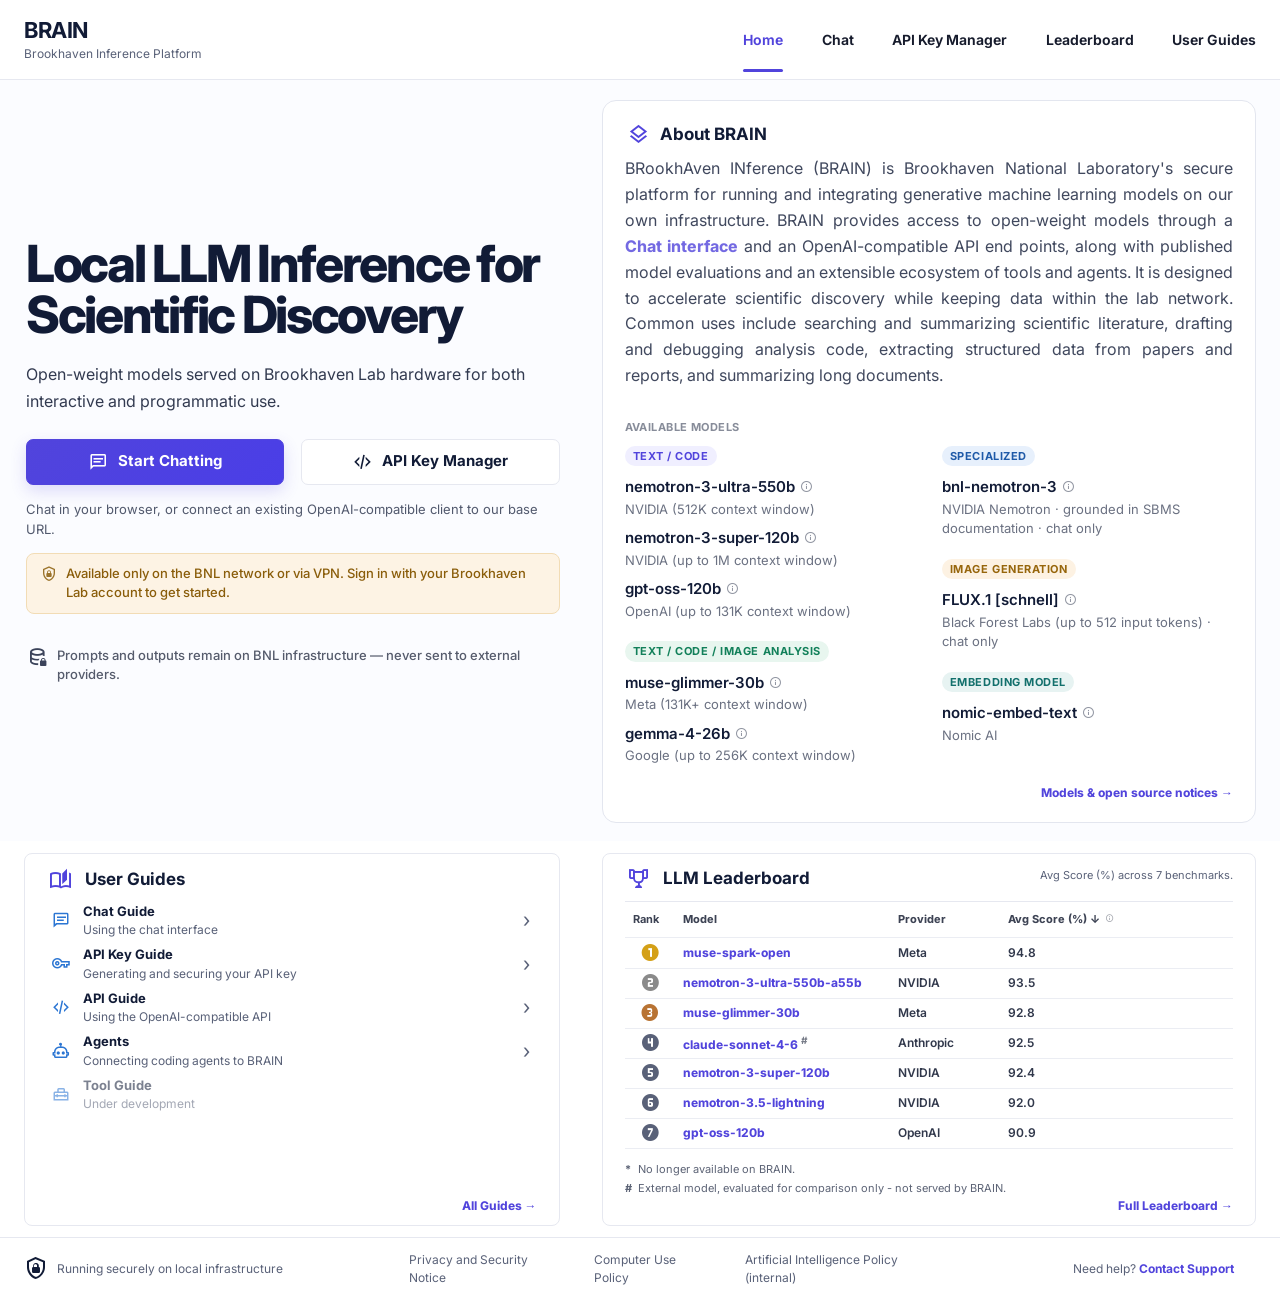
<file: docs/index.html>
<!doctype html>
<html lang="en">

<head>
  <meta charset="utf-8">
  <meta name="viewport" content="width=device-width, initial-scale=1">
  <meta name="description" content="">
  <title></title>

  <!-- Security meta-tags -->
  <meta http-equiv="Content-Security-Policy" content="default-src 'self'; script-src 'self'; style-src 'self' 'unsafe-inline';
    img-src 'self' data:; font-src 'self'; connect-src 'self'; base-uri 'self'; form-action 'none';">
  <meta name="referrer" content="strict-origin-when-cross-origin">
  <script src="assets/js/frame-guard.js"></script>

  <link rel="stylesheet" href="assets/mdi/css/materialdesignicons.min.css">
  <link rel="stylesheet" href="assets/css/styles.css">
  <script src="assets/js/config-loader.js" defer></script>
  <script src="assets/js/app.js" defer></script>
</head>

<body>
  <a class="skip-link" href="#main-content">Skip to main content</a>

  <header class="site-header">
    <div class="header-inner"></div>
  </header>

  <main id="main-content">
    <section class="hero" aria-labelledby="hero-title">
      <div class="hero-copy">
        <h1 id="hero-title"></h1>
        <p id="hero-summary" class="hero-summary"></p>
        <div id="hero-actions" class="hero-actions"></div>
        <p id="hero-actions-note" class="hero-actions-note"></p>
        <p class="hero-access-note">
          <span class="mdi mdi-shield-lock-outline" aria-hidden="true"></span>
          <!-- id is on the inner span (JS target), not on the wrapper <p> (CSS target) -->
          <span id="hero-access-note-text"></span>
        </p>
        <ul id="trust-list" class="trust-list" aria-label="Platform benefits"></ul>
      </div>

      <section class="about-panel" aria-labelledby="about-title">
        <header class="about-header">
          <span class="section-icon mdi mdi-layers-outline" aria-hidden="true"></span>
          <h2 id="about-title"></h2>
        </header>
        <p id="about-intro" class="about-intro"></p>
        <h3 id="models-heading" class="about-subhead"></h3>
        <div id="models-list" class="models-grid"></div>
        <p id="models-note" class="models-note"></p>
        <a id="notices-link" class="text-link panel-link"></a>
      </section>
    </section>


    <section class="resources-section" aria-label="Documentation and model benchmarks">
      <div class="section-inner resources-grid">
        <section class="panel guide-panel" aria-labelledby="guide-title">
          <div class="panel-heading">
            <span class="section-icon mdi mdi-book-open-page-variant-outline" aria-hidden="true"></span>
            <h2 id="guide-title"></h2>
          </div>
          <ul id="guide-list" class="guide-list"></ul>
          <a id="all-guides-link" class="text-link panel-link"></a>
        </section>

        <section class="panel leaderboard-panel" aria-labelledby="leaderboard-title">
          <div class="leaderboard-topline">
            <div class="panel-heading">
              <span class="section-icon mdi mdi-trophy-outline" aria-hidden="true"></span>
              <h2 id="leaderboard-title"></h2>
            </div>
            <p id="leaderboard-subtitle" class="panel-subtitle"></p>
          </div>

          <div id="leaderboard-notice" class="leaderboard-notice" role="status" aria-live="polite"></div>
          <div class="table-wrap" tabindex="0" aria-label="Scrollable leaderboard table">
            <table>
              <caption class="sr-only">Model benchmark rankings</caption>
              <thead>
                <tr id="leaderboard-head"></tr>
              </thead>
              <tbody id="leaderboard-body"></tbody>
            </table>
          </div>
          <ul id="leaderboard-legend" class="leaderboard-legend"></ul>
          <a id="full-leaderboard-link" class="text-link panel-link"></a>
        </section>
      </div>
    </section>
  </main>

  <footer class="site-footer">
    <div class="footer-inner"></div>
  </footer>

  <noscript>
    <p class="noscript">JavaScript is required to load this page's YAML configuration.</p>
  </noscript>
</body>

</html>
</file>
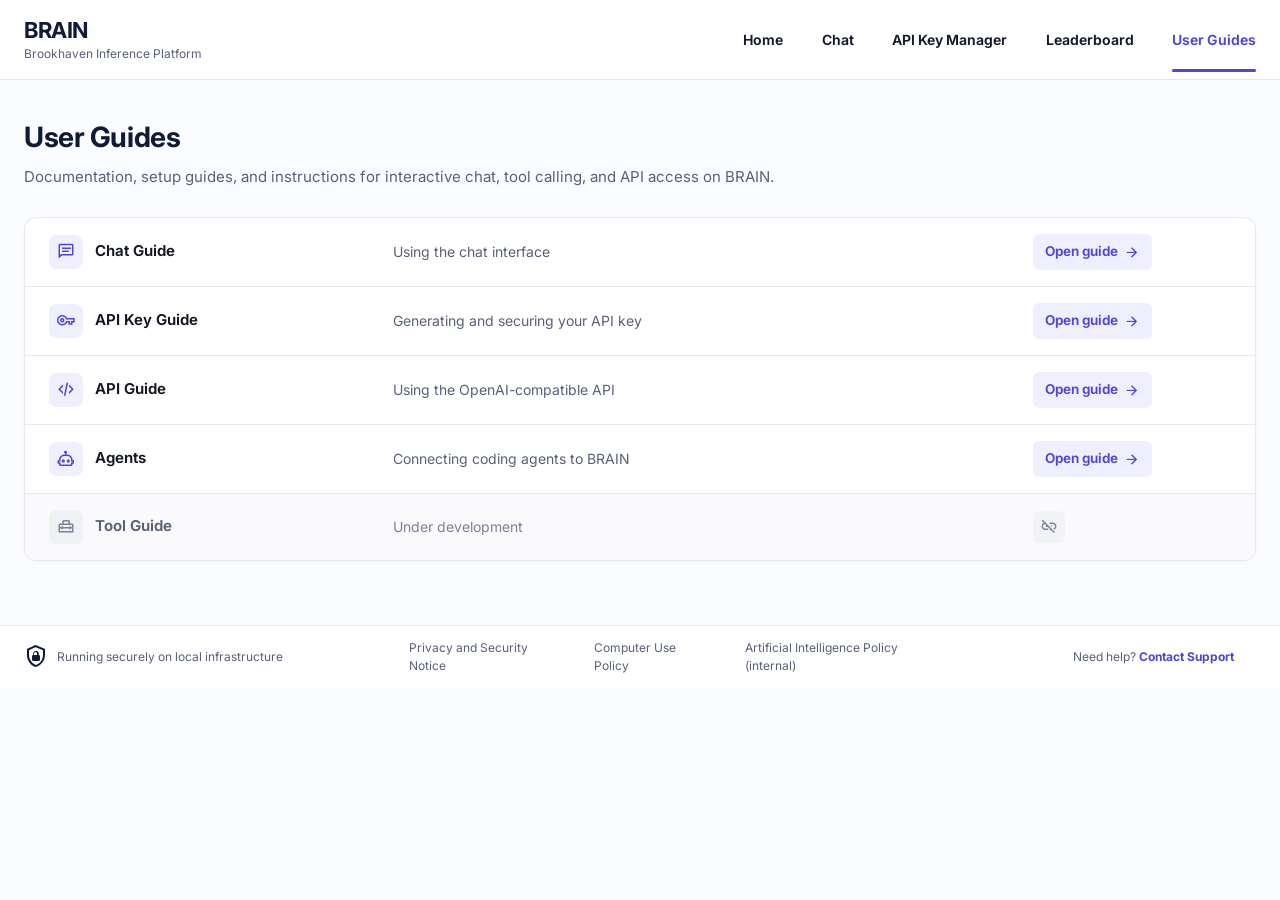
<file: docs/guides/index.html>
<!doctype html>
<html lang="en">

<head>
  <meta charset="utf-8">
  <meta name="viewport" content="width=device-width, initial-scale=1">
  <meta name="description" content="User guides and documentation on BRAIN.">
  <title>User Guides | BRAIN</title>

  <!-- Security meta-tags -->
  <meta http-equiv="Content-Security-Policy" content="default-src 'self'; script-src 'self'; style-src 'self' 'unsafe-inline';
    img-src 'self' data:; font-src 'self'; connect-src 'self'; base-uri 'self'; form-action 'none';">
  <meta name="referrer" content="strict-origin-when-cross-origin">
  <script src="../assets/js/frame-guard.js"></script>

  <link rel="stylesheet" href="../assets/mdi/css/materialdesignicons.min.css">
  <link rel="stylesheet" href="../assets/css/styles.css">
  <link rel="stylesheet" href="assets/css/style.css">
</head>

<body>
  <a class="skip-link" href="#main-content">Skip to main content</a>

  <header class="site-header">
    <div class="header-inner"></div>
  </header>

  <main id="main-content">
    <div class="guides-shell">
      <header class="guides-header">
        <h1 id="guide-page-title" class="guides-title">User Guides</h1>
        <p class="guides-intro">
          Documentation, setup guides, and instructions for interactive chat, tool calling, and API access on BRAIN.
        </p>
      </header>

      <section class="panel guides-panel" aria-labelledby="guide-page-title">
        <div class="table-wrap">
          <table class="guides-table">
            <caption class="sr-only">Available user guides</caption>
            <tbody id="guide-table-body">
              <tr>
                <td colspan="3" class="guide-table-loading">Loading user guides…</td>
              </tr>
            </tbody>
          </table>
        </div>
      </section>
    </div>
  </main>

  <footer class="site-footer">
    <div class="footer-inner"></div>
  </footer>

  <script src="../assets/js/config-loader.js"></script>
  <script src="assets/js/chrome.js"></script>
  <script type="module" src="assets/js/index-main.js"></script>
</body>

</html>
</file>
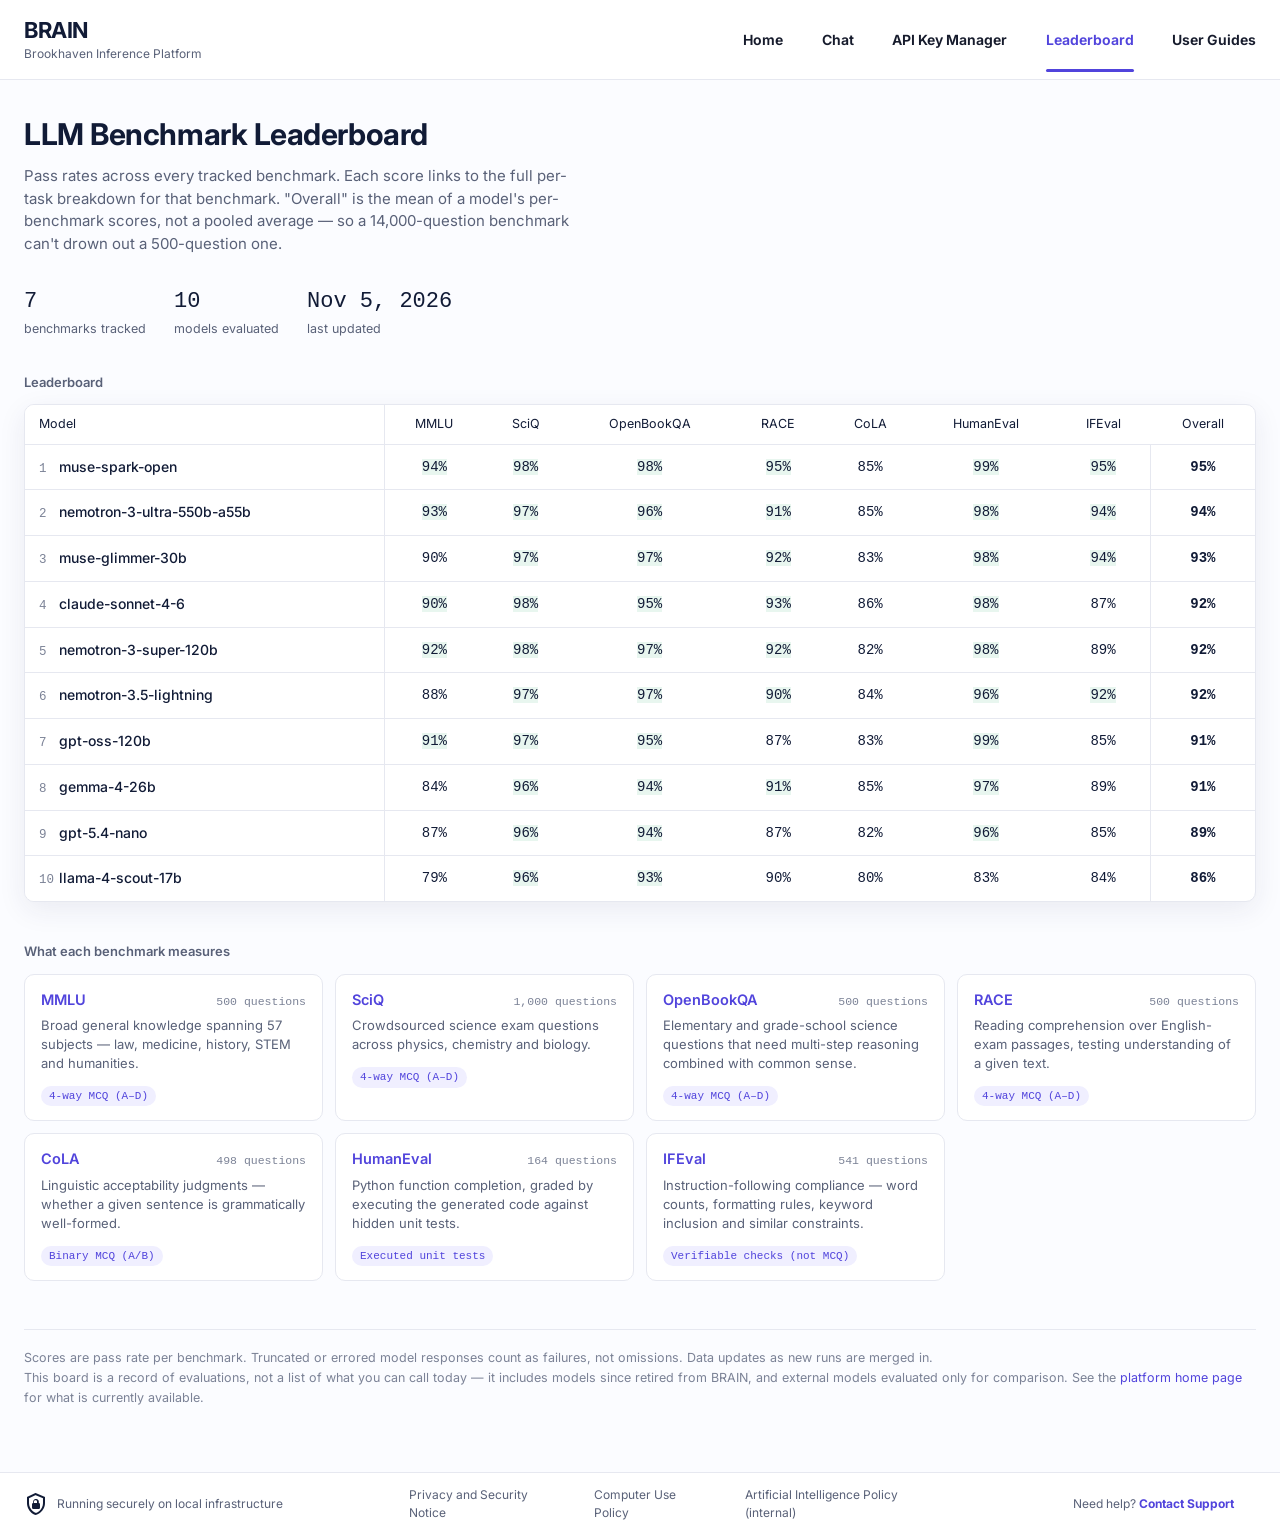
<file: docs/leaderboard/index.html>
<!doctype html>
<html lang="en">

<head>
  <meta charset="utf-8">
  <meta name="viewport" content="width=device-width, initial-scale=1">
  <meta name="description" content="LLM benchmark leaderboard — pass rates across every tracked benchmark on BRAIN." />
  <title>LLM Benchmark Leaderboard | BRAIN</title>

  <!-- Security meta-tags -->
  <meta http-equiv="Content-Security-Policy" content="default-src 'self'; script-src 'self'; style-src 'self' 'unsafe-inline';
    img-src 'self' data:; font-src 'self'; connect-src 'self'; base-uri 'self'; form-action 'none';">
  <meta name="referrer" content="strict-origin-when-cross-origin">
  <script src="../assets/js/frame-guard.js"></script>

  <link rel="stylesheet" href="../assets/mdi/css/materialdesignicons.min.css">
  <link rel="stylesheet" href="../assets/css/styles.css">
  <link rel="stylesheet" href="assets/css/style.css">
</head>

<body>
  <a class="skip-link" href="#main-content">Skip to main content</a>

  <header class="site-header">
    <div class="header-inner"></div>
  </header>

  <main id="main-content">
    <div class="shell">

      <h1>LLM Benchmark Leaderboard</h1>
      <p class="page-intro">
        Pass rates across every tracked benchmark. Each score links to the full per-task
        breakdown for that benchmark. "Overall" is the mean of a model's per-benchmark
        scores, not a pooled average — so a 14,000-question benchmark can't drown out a
        500-question one.
      </p>

      <div class="stat-strip" id="stat-strip"></div>

      <p class="section-label">Leaderboard</p>
      <div class="table-scroll">
        <table class="matrix" id="matrix">
          <thead>
            <tr>
              <th class="model-col">Model</th>
            </tr>
          </thead>
          <tbody>
            <tr>
              <td class="loading-note">Loading benchmark data…</td>
            </tr>
          </tbody>
        </table>
      </div>

      <p class="section-label glossary-label">What each benchmark measures</p>
      <div class="glossary" id="glossary"></div>

      <div class="page-note">
        Scores are pass rate per benchmark. Truncated or errored model responses count as
        failures, not omissions. Data updates as new runs are merged in.
        <br>
        This board is a record of evaluations, not a list of what you can call today &mdash; it
        includes models since retired from BRAIN, and external models evaluated only for
        comparison. See the <a href="../">platform home page</a> for what is currently available.
      </div>
    </div>
  </main>

  <footer class="site-footer">
    <div class="footer-inner"></div>
  </footer>

  <script src="../assets/js/config-loader.js"></script>
  <script src="assets/js/chrome.js"></script>
  <script type="module" src="assets/js/index-main.js"></script>
</body>

</html>
</file>
<file: docs/assets/css/styles.css>
/* BRAIN Portal – Master Stylesheet
   Sections:
      0 Fonts · 1 Tokens · 2 Reset · 3 A11y · 4 Shared utilities
      5 Layout · 6 Header & nav · 7 Buttons · 8 Hero · 9 About & Models panel
     10 Resources · 11 Guide · 12 Leaderboard · 13 Table
     14 Footer · 15 Noscript · 16 Media queries · 17 Reduced-motion
*/


/* 0. Fonts
   ========================================================================== */

/* Inter variable font — vendored woff2 subsets (latin, latin-ext).
   Download with: bash docs/assets/fonts/download-inter.sh */
@font-face {
  font-family: Inter;
  font-style: normal;
  font-weight: 100 900;
  font-display: swap;
  src: url("../fonts/inter-latin-normal.woff2") format("woff2");
  unicode-range: U+0000-00FF, U+0131, U+0152-0153, U+02BB-02BC, U+02C6,
    U+02DA, U+02DC, U+0304, U+0308, U+0329, U+2000-206F, U+20AC, U+2122,
    U+2191, U+2193, U+2212, U+2215, U+FEFF, U+FFFD;
}

@font-face {
  font-family: Inter;
  font-style: normal;
  font-weight: 100 900;
  font-display: swap;
  src: url("../fonts/inter-latin-ext-normal.woff2") format("woff2");
  unicode-range: U+0100-02BA, U+02BD-02C5, U+02C7-02CC, U+02CE-02D7,
    U+02DD-02FF, U+0304, U+0308, U+0329, U+1D00-1DBF, U+1E00-1E9F,
    U+1EF2-1EFF, U+2020, U+20A0-20AB, U+20AD-20C0, U+2113, U+2C60-2C7F,
    U+A720-A7FF;
}


/* 1. Design tokens
   ========================================================================== */

:root {
  --ink: #111b36;
  --muted: #596178;
  --subtle: #7b8296;
  --line: #e6e8f0;
  --border: #e3e6ef;
  --canvas: #fbfcff;
  --surface: #fff;
  --primary: #5144dc;
  --primary-dark: #4033ca;
  --primary-soft: #f0efff;
  --blue: #2c76d3;
  --green: #1ba76b;
  --amber: #eea629;
  --shadow: 0 8px 28px rgba(44, 39, 92, 0.08);
  --page: 1320px;
}


/* 2. Reset & base
   ========================================================================== */

* {
  box-sizing: border-box;
}

html {
  scroll-behavior: smooth;
}

body {
  margin: 0;
  color: var(--ink);
  background: var(--canvas);
  font-family: Inter, ui-sans-serif, -apple-system, BlinkMacSystemFont, "Segoe UI", sans-serif;
  font-size: 15px;
  line-height: 1.5;
  -webkit-font-smoothing: antialiased;
}

a {
  color: inherit;
}

button,
input,
select {
  font: inherit;
}

button,
a,
select,
input {
  -webkit-tap-highlight-color: transparent;
}


/* 3. Accessibility helpers
   ========================================================================== */

:focus-visible {
  outline: 3px solid rgba(81, 68, 220, 0.35);
  outline-offset: 3px;
}

.sr-only {
  position: absolute;
  width: 1px;
  height: 1px;
  padding: 0;
  margin: -1px;
  overflow: hidden;
  clip: rect(0, 0, 0, 0);
  white-space: nowrap;
  border: 0;
}

.skip-link {
  position: fixed;
  top: 8px;
  left: 8px;
  z-index: 100;
  padding: 9px 14px;
  border-radius: 6px;
  color: #fff;
  background: var(--primary);
  transform: translateY(-150%);
}

.skip-link:focus {
  transform: none;
}


/* 4. Shared utilities (text-link, panel-link, section-icon)
   ========================================================================== */

/* .text-link is used inside prose (about intro) and as standalone panel links. */
.text-link {
  color: var(--primary);
  font-size: 12px;
  font-weight: 750;
  text-decoration: none;
}

.text-link:hover {
  text-decoration: underline;
}

/* .panel-link sits at the bottom of a flex column panel, right-aligned.
   The arrow is rendered via ::after so label copy in HTML stays clean. */
.panel-link {
  display: block;
  text-align: right;
  margin-top: auto;
}

.panel-link::after {
  content: '\00a0\2192';
}

/* Used in guide, leaderboard, and about panel headings. */
.section-icon {
  display: grid;
  place-items: center;
  width: 27px;
  height: 27px;
  color: var(--primary);
  font-size: 23px;
  line-height: 1;
}


/* 5. Layout containers
   ========================================================================== */

.header-inner,
.section-inner,
.footer-inner {
  width: min(calc(100% - 48px), var(--page));
  margin-inline: auto;
}


/* 6. Header & navigation
   ========================================================================== */

.site-header {
  height: 80px;
  border-bottom: 1px solid var(--line);
  background: rgba(255, 255, 255, .96);
}

.header-inner {
  height: 100%;
  display: flex;
  align-items: center;
  gap: 30px;
}

/* --- Brand --- */

.brand {
  display: inline-flex;
  align-items: center;
  gap: 12px;
  min-width: 238px;
  text-decoration: none;
}

.brand-copy {
  display: flex;
  flex-direction: column;
  line-height: 1.15;
}

.brand-copy strong {
  font-size: 22px;
  letter-spacing: -.02em;
}

.brand-copy small {
  margin-top: 4px;
  color: var(--muted);
  font-size: 12px;
}

/* --- Primary nav --- */

.primary-nav {
  flex: 1;
  height: 100%;
}

.primary-nav ul {
  display: flex;
  justify-content: center;
  height: 100%;
  gap: clamp(22px, 3vw, 52px);
  margin: 0;
  padding: 0;
  list-style: none;
}

/* When the nav is the last flex child (no sign-in item),
   right-align the links so they visually hug the edge. */
.primary-nav:last-child ul,
.primary-nav ul:not(:has(.nav-sign-in)) {
  justify-content: flex-end;
}

.primary-nav a {
  position: relative;
  display: flex;
  align-items: center;
  height: 100%;
  color: #161b2c;
  text-decoration: none;
  font-weight: 650;
  font-size: 14px;
  white-space: nowrap;
}

.primary-nav a:hover,
.primary-nav a[aria-current="page"] {
  color: var(--primary);
}

.primary-nav a[aria-current="page"]::after {
  content: "";
  position: absolute;
  inset: auto 0 7px;
  height: 3px;
  border-radius: 3px;
  background: var(--primary);
}

/* --- Mobile nav toggle (hidden on desktop) --- */

.nav-toggle {
  display: none;
  margin-left: auto;
  padding: 7px;
  border: 0;
  background: transparent;
}

.nav-toggle span:not(.sr-only) {
  display: block;
  width: 23px;
  height: 2px;
  margin: 5px;
  background: var(--ink);
}

/* --- Sign-in nav item --- */

.nav-sign-in {
  display: flex;
  align-items: center;
  margin-left: auto;
}

.nav-sign-in a {
  display: inline-flex;
  align-items: center;
  gap: 8px;
  height: auto;
  padding: 7px 16px;
  border: 1px solid var(--primary);
  border-radius: 7px;
  background: linear-gradient(135deg, var(--primary), #4a3ee7);
  color: #fff;
  font-size: 13px;
  font-weight: 700;
  text-decoration: none;
  white-space: nowrap;
  box-shadow: 0 4px 12px rgba(81, 68, 220, .18);
  transition: background .18s ease, transform .18s ease;
}

.nav-sign-in a:hover {
  background: var(--primary-dark);
  color: #fff;
  transform: translateY(-1px);
}

.nav-sign-in a::after {
  display: none !important;
}


/* 7. Buttons
   ========================================================================== */

.button {
  min-height: 46px;
  display: inline-flex;
  align-items: center;
  justify-content: center;
  gap: 10px;
  padding: 0 24px;
  border: 1px solid var(--line);
  border-radius: 7px;
  background: #fff;
  color: var(--ink);
  font-weight: 700;
  text-decoration: none;
  cursor: pointer;
  transition: .18s ease;
}

.button:hover {
  border-color: #c9c9db;
  transform: translateY(-1px);
}

.button-primary {
  color: #fff;
  border-color: var(--primary);
  background: linear-gradient(135deg, var(--primary), #4a3ee7);
  box-shadow: 0 6px 16px rgba(81, 68, 220, .18);
}

.button-primary:hover {
  border-color: var(--primary-dark);
  background: var(--primary-dark);
}

.button-icon {
  font-size: 19px;
  line-height: 1;
}


/* 8. Hero
   ========================================================================== */

.hero {
  width: min(calc(100% - 48px), var(--page));
  min-height: 405px;
  margin-inline: auto;
  display: grid;
  grid-template-columns: minmax(0, 45fr) minmax(0, 55fr);
  align-items: stretch;
  gap: 42px;
  padding: 20px 0 18px;
}

/* Hero copy keeps its vertical centring now that the row stretches. */
.hero-copy {
  align-self: center;
  padding-left: 2px;
}

.hero h1 {
  max-width: 550px;
  margin: 0;
  font-size: clamp(40px, 4vw, 55px);
  line-height: .99;
  letter-spacing: -.045em;
  font-weight: 780;
}

.hero h1 .accent {
  color: var(--primary);
}

.hero-summary {
  max-width: 550px;
  margin: 22px 0 23px;
  color: #323a50;
  font-size: 16px;
  line-height: 1.7;
}

.hero-actions {
  display: flex;
  gap: 17px;
  max-width: 550px;
}

.hero-actions .button {
  flex: 1;
}

/* --- Hero notes (under CTA buttons) --- */

.hero-actions-note {
  font-size: 13px;
  line-height: 1.55;
  opacity: 0.72;
  margin: 14px 0 0;
  max-width: 550px;
}

/* Access precondition callout — not a footnote; users cannot reach the service
   without satisfying it, so it is called out rather than greyed down. */
.hero-access-note {
  display: flex;
  align-items: flex-start;
  gap: 9px;
  font-size: 13px;
  font-weight: 500;
  line-height: 1.5;
  color: #8a5d0a;
  background: #fdf3e4;
  border: 1px solid #f2dcb5;
  border-radius: 8px;
  padding: 10px 14px;
  margin: 14px 0 0;
  max-width: 550px;
}

.hero-access-note .mdi {
  font-size: 16px;
  line-height: 1.3;
  opacity: 0.85;
  flex: none;
}

/* --- Trust list (single security statement) --- */

.trust-list {
  display: flex;
  flex-wrap: wrap;
  gap: 0;
  margin: 32px 0 0;
  padding: 0;
  list-style: none;
}

.trust-list li {
  display: flex;
  align-items: flex-start;
  gap: 9px;
  color: #31384c;
  font-size: 13px;
  font-weight: 500;
  opacity: 0.82;
  line-height: 1.5;
}

.trust-icon {
  display: grid;
  place-items: center;
  width: 22px;
  height: 22px;
  color: var(--ink);
  font-size: 22px;
  line-height: 1;
}


/* 9. About & Models panel (hero, right column)
   ========================================================================== */

.about-panel {
  display: flex;
  flex-direction: column;
  background: var(--surface);
  border: 1px solid var(--border);
  border-radius: 14px;
  padding: 20px 22px;
}

.about-header {
  display: flex;
  align-items: center;
  gap: 8px;
  margin-bottom: 8px;
}

.about-header h2 {
  font-size: 17px;
  line-height: 1;
  margin: 0;
}

.about-intro {
  font-size: 16px;
  line-height: 1.62;
  opacity: 0.8;
  margin: 0 0 14px;
  text-align: justify;
}

/* Inline links inside the intro prose inherit body size, not the .text-link
   default of 12px. */
.about-intro .text-link {
  font-size: inherit;
}

.about-intro:last-of-type {
  margin-bottom: 16px;
}

.about-subhead {
  font-size: 11px;
  font-weight: 700;
  letter-spacing: 0.04em;
  text-transform: uppercase;
  opacity: 0.5;
  margin: 16px 0 8px;
}

/* --- Model groups (two-column layout via JS bin-packing) --- */

/* JS assigns each group to a .models-col div; CSS just makes the two
   columns sit side by side. column-gap keeps the 26px gutter. */
.models-grid {
  display: grid;
  grid-template-columns: 1fr 1fr;
  column-gap: 26px;
  align-items: start;
}

.models-col {
  display: flex;
  flex-direction: column;
}

.model-group-block {
  margin-bottom: 14px;
}

.model-group-label {
  display: inline-block;
  font-size: 11px;
  font-weight: 700;
  letter-spacing: 0.05em;
  text-transform: uppercase;
  padding: 2px 8px;
  border-radius: 999px;
  margin-bottom: 6px;
}

/* One colour per group, so the four are told apart at a glance. */
.model-group-text-code {
  background: var(--primary-soft);
  color: var(--primary);
}

.model-group-text-code-image-analysis {
  background: #e8f6ef;
  color: #12805a;
}

.model-group-image-generation {
  background: #fdf2e3;
  color: #97660c;
}

.model-group-specialized {
  background: #e7f0fc;
  color: #1f5aa8;
}

.model-group-embedding-model {
  background: #e7f3f2;
  color: #12706c;
}

.models-list {
  list-style: none;
  margin: 0;
  padding: 0;
}

.model-item {
  display: flex;
  align-items: baseline;
  gap: 12px;
  padding: 8px 0;
  border-bottom: 1px solid var(--border);
}

.model-item:last-child {
  border-bottom: none;
}

.models-grid .model-item {
  border-bottom: none;
  padding: 4px 0;
}

.model-copy {
  display: flex;
  flex-direction: column;
  gap: 1px;
  min-width: 0;
}

.model-copy strong {
  font-weight: 600;
  font-size: 15px;
  overflow-wrap: anywhere;
}

.model-detail {
  font-size: 13px;
  opacity: 0.62;
}

/* Reasoning vs fast: a quiet latency label, not a badge competing with the
   model name. */
.model-name-row {
  display: flex;
  align-items: baseline;
  gap: 7px;
  flex-wrap: wrap;
}

.model-tag {
  font-size: 10px;
  font-weight: 600;
  letter-spacing: 0.03em;
  text-transform: uppercase;
  padding: 1px 7px;
  border-radius: 999px;
  white-space: nowrap;
}

.model-tag-reasoning {
  background: var(--primary-soft);
  color: var(--primary);
}

.model-tag-fast {
  background: #e8f6ef;
  color: #12805a;
}

.models-note {
  font-size: 12px;
  line-height: 1.5;
  opacity: 0.62;
  margin: 12px 0 0;
}

/* No note under the models list any more; do not leave its margin behind. */
.models-note:empty {
  display: none;
}

/* --- Model hover tooltip --- */

.model-item.has-info,
th.has-info {
  position: relative;
}

.model-info {
  cursor: help;
  outline: none;
}

.model-info-icon {
  font-size: 0.85em;
  margin-left: 5px;
  opacity: 0.45;
  vertical-align: 1px;
}

.model-info:hover .model-info-icon,
.model-info:focus-visible .model-info-icon {
  opacity: 0.85;
  color: var(--primary);
}

.model-tooltip {
  position: absolute;
  left: 0;
  top: calc(100% + 4px);
  z-index: 20;
  width: max-content;
  max-width: min(520px, 90vw);
  padding: 9px 12px;
  border-radius: 8px;
  background: #1f2433;
  color: #fff;
  font-size: 0.8rem;
  font-weight: 400;
  line-height: 1.45;
  white-space: normal;
  text-align: left;
  box-shadow: 0 8px 24px rgba(17, 27, 54, 0.18);
  opacity: 0;
  visibility: hidden;
  transform: translateY(-3px);
  transition: opacity 0.12s ease, transform 0.12s ease, visibility 0.12s;
  pointer-events: none;
}

.model-info:hover .model-tooltip,
.model-info:focus-visible .model-tooltip {
  opacity: 1;
  visibility: visible;
  transform: translateY(0);
}

/* Tooltips in the right-hand column or trailing table header anchor to the right
   edge and open leftwards, otherwise a wide tooltip would run past the panel. */
.models-col:last-child .model-tooltip,
th:last-child .model-tooltip {
  left: auto;
  right: 0;
}


/* 10. Resources section layout & panels
   ========================================================================== */

.resources-section {
  background: #fff;
}

.resources-grid {
  display: grid;
  /* Same split and gap as .hero, so the leaderboard panel lines up with the
     About panel above it rather than starting further left. */
  grid-template-columns: minmax(0, 45fr) minmax(0, 55fr);
  gap: 42px;
  padding: 12px 0 11px;
}

.panel {
  border: 1px solid var(--line);
  border-radius: 8px;
  background: #fff;
}

.panel-heading {
  display: flex;
  align-items: center;
  gap: 11px;
}

.panel-heading h2 {
  margin: 0;
  font-size: 17px;
  line-height: 1;
}


/* 11. Guide panel
   ========================================================================== */

.guide-panel {
  display: flex;
  flex-direction: column;
  padding: 12px 22px 10px;
}

.guide-list {
  flex: 1;
  margin: 6px 0 4px;
  padding: 0;
  list-style: none;
}

.guide-item>a,
.guide-item>span {
  display: grid;
  grid-template-columns: 28px 1fr 14px;
  align-items: center;
  gap: 8px;
  padding: 3px 0;
  text-decoration: none;
  border-radius: 5px;
}

.guide-item>a:hover {
  background: #fafaff;
}

.guide-icon {
  color: var(--blue);
  font-size: 18px;
  text-align: center;
}

.guide-copy {
  min-width: 0;
}

.guide-copy strong,
.guide-copy span {
  display: block;
}

.guide-copy strong {
  font-size: 13px;
}

.guide-copy span {
  color: var(--muted);
  font-size: 12px;
}

.guide-arrow {
  color: var(--muted);
  font-size: 20px;
}

/* Entries for things that do not exist yet — shown, but not linked. */
.guide-item-disabled>span {
  cursor: default;
  opacity: 0.55;
}

.guide-item-disabled .guide-arrow {
  display: none;
}


/* 12. Leaderboard panel
   ========================================================================== */

.leaderboard-panel {
  display: flex;
  flex-direction: column;
  min-width: 0;
  padding: 11px 22px 10px;
}

.leaderboard-topline {
  display: flex;
  justify-content: space-between;
  align-items: flex-start;
  gap: 20px;
  padding-bottom: 9px;
}

.panel-subtitle {
  margin: 2px 0 0 38px;
  color: var(--muted);
  font-size: 11px;
}

.leaderboard-notice {
  min-height: 0;
  color: #8a5700;
  font-size: 11px;
}

.leaderboard-notice:not(:empty) {
  margin: 0 0 5px;
  padding: 5px 8px;
  border-radius: 4px;
  background: #fff7e6;
}

/* Panel leaderboard shows the top few and scrolls to the rest; every model is
   still in the DOM, so sorting and the legend stay correct. */
.leaderboard-panel .table-wrap {
  /* flex: 1 fills available panel height, eliminating the empty gap at the
     bottom when both panels stretch to the same grid row height. */
  flex: 1;
  overflow-y: auto;
}

.leaderboard-panel .table-wrap thead th {
  position: sticky;
  top: 0;
  background: #fff;
  z-index: 1;
}

/* --- Availability markers --- */

.model-marker {
  margin-left: 3px;
  font-weight: 700;
  opacity: 0.65;
  cursor: help;
}

.leaderboard-legend {
  list-style: none;
  margin: 12px 0 0;
  padding: 0;
  display: flex;
  flex-direction: column;
  gap: 3px;
  font-size: 11px;
  opacity: 0.68;
}

.leaderboard-legend .legend-symbol {
  font-weight: 700;
  display: inline-block;
  min-width: 10px;
}


/* 13. Table (leaderboard)
   ========================================================================== */

.table-wrap {
  overflow-x: auto;
  border-top: 1px solid var(--line);
}

table {
  width: 100%;
  border-collapse: collapse;
  font-size: 12px;
}

th,
td {
  height: 30px;
  padding: 4px 8px;
  border-bottom: 1px solid #ebedf3;
  text-align: left;
  white-space: nowrap;
}

th {
  height: 36px;
  color: #3d4354;
  font-size: 11px;
  line-height: 1.15;
}

th button {
  display: inline-flex;
  align-items: center;
  gap: 4px;
  padding: 0;
  border: 0;
  color: inherit;
  background: transparent;
  font: inherit;
  font-weight: 750;
  cursor: pointer;
  text-align: left;
}

th button:hover {
  color: var(--primary);
}

.col-info-icon {
  margin-left: 3px;
  font-size: 12px;
  color: var(--subtle);
  cursor: help;
  vertical-align: middle;
}

td {
  color: #31384b;
  font-weight: 600;
}

.model-link {
  color: var(--primary);
  font-weight: 750;
  text-decoration: none;
}

.model-link:hover {
  text-decoration: underline;
}

.metadata-badge {
  display: inline-block;
  margin-left: 7px;
  padding: 2px 7px;
  border-radius: 4px;
  color: var(--primary);
  background: var(--primary-soft);
  font-size: 10px;
}

.rank-icon {
  font-size: 20px;
  line-height: 1;
  text-align: center;
  color: var(--muted);
}

.rank-1 {
  color: #d4a017;
}

.rank-2 {
  color: #8a8a8a;
}

.rank-3 {
  color: #b87333;
}

.empty-row td {
  height: 74px;
  color: var(--muted);
  text-align: center;
}


/* 14. Footer
   ========================================================================== */

.site-footer {
  border-top: 1px solid var(--line);
  background: #fff;
}

.footer-inner {
  min-height: 62px;
  display: grid;
  grid-template-columns: 1.4fr 2fr 1.1fr auto;
  align-items: center;
  gap: 22px;
  color: var(--muted);
  font-size: 12px;
}

.footer-inner p {
  margin: 0;
}

.support-note {
  text-align: right;
}

#copyright {
  justify-self: end;
  text-align: right;
}

.footer-bottom {
  display: contents;
}

.security-note {
  display: flex;
  align-items: center;
  gap: 9px;
}

.security-note span:first-child {
  color: var(--ink);
  font-size: 24px;
}

.footer-inner nav ul {
  display: flex;
  justify-content: center;
  gap: 45px;
  margin: 0;
  padding: 0;
  list-style: none;
}

.footer-inner a {
  text-decoration: none;
}

.footer-inner a:hover {
  color: var(--primary);
  text-decoration: underline;
}

.support-note a {
  color: var(--primary);
  font-weight: 700;
}


/* 15. Noscript fallback
   ========================================================================== */

.noscript {
  padding: 16px;
  color: #7a2100;
  background: #fff1eb;
  text-align: center;
}


/* 16. Media queries (responsive)
   ========================================================================== */

@media (max-width: 1100px) {
  .brand {
    min-width: 190px;
  }

  .primary-nav ul {
    gap: 20px;
  }

  .primary-nav a {
    font-size: 13px;
  }

  .hero {
    grid-template-columns: minmax(0, 43fr) minmax(0, 57fr);
    gap: 24px;
  }

  .hero h1 {
    font-size: 44px;
  }

  .trust-list {
    gap: 16px;
  }

  .resources-grid {
    grid-template-columns: 285px 1fr;
  }
}

@media (max-width: 900px) {
  .site-header {
    height: 68px;
  }

  .header-inner {
    width: min(calc(100% - 32px), var(--page));
  }

  .brand {
    min-width: 0;
    margin-right: auto;
  }

  .brand-copy strong {
    font-size: 19px;
  }

  .brand-copy small {
    font-size: 10px;
  }

  .nav-toggle {
    display: block;
  }

  .primary-nav {
    position: absolute;
    z-index: 20;
    top: 68px;
    left: 0;
    width: 100%;
    height: auto;
    max-height: 0;
    overflow: hidden;
    background: #fff;
    box-shadow: var(--shadow);
    transition: max-height .25s ease;
  }

  .primary-nav.open {
    max-height: 420px;
  }

  .primary-nav ul {
    height: auto;
    display: block;
    padding: 8px 16px 14px;
  }

  .primary-nav a {
    height: 44px;
    padding: 0 10px;
  }

  .primary-nav a[aria-current="page"]::after {
    inset: auto auto 5px 10px;
    width: 30px;
  }

  .nav-sign-in a {
    padding: 6px 13px;
    font-size: 12px;
  }

  .hero {
    width: min(calc(100% - 32px), var(--page));
    grid-template-columns: 1fr;
    gap: 30px;
    padding-block: 46px;
  }

  .hero-copy {
    max-width: 680px;
  }

  .section-inner {
    width: min(calc(100% - 32px), var(--page));
  }

  .resources-grid {
    grid-template-columns: 1fr;
  }

  .guide-panel {
    padding: 18px 22px;
  }

  .guide-list {
    display: grid;
    grid-template-columns: repeat(2, 1fr);
    gap: 4px 20px;
  }

  .footer-inner {
    width: min(calc(100% - 32px), var(--page));
    grid-template-columns: 1fr 1fr;
    padding: 18px 0;
  }

  .footer-inner nav ul {
    justify-content: flex-end;
    gap: 24px;
  }

  .footer-bottom {
    display: flex;
    justify-content: space-between;
    align-items: center;
    grid-column: 1 / -1;
  }

  .support-note {
    text-align: left;
  }

  #copyright {
    text-align: right;
    justify-self: auto;
  }
}

@media (max-width: 600px) {
  .hero {
    width: min(calc(100% - 32px), var(--page));
    padding: 36px 0;
  }

  .hero h1 {
    font-size: 38px;
  }

  .hero-summary {
    font-size: 15px;
  }

  .hero-actions {
    flex-direction: column;
  }

  .hero-actions .button {
    width: 100%;
  }

  .trust-list {
    display: grid;
    grid-template-columns: 1fr 1fr;
    margin-top: 26px;
  }

  .guide-list {
    grid-template-columns: 1fr;
  }

  th,
  td {
    padding-inline: 10px;
  }

  .footer-inner {
    grid-template-columns: 1fr;
    gap: 13px;
  }

  .footer-inner nav ul {
    justify-content: flex-start;
    flex-wrap: wrap;
    gap: 10px 24px;
  }

  .footer-bottom {
    width: 100%;
    gap: 12px;
  }

  #copyright {
    text-align: right;
  }
}


/* 17. Reduced-motion preference
   ========================================================================== */

@media (prefers-reduced-motion: reduce) {

  *,
  *::before,
  *::after {
    scroll-behavior: auto !important;
    transition: none !important;
  }
}
</file>
<file: docs/guides/assets/css/style.css>
.guides-shell {
  width: min(calc(100% - 48px), var(--page, 1320px));
  margin: 36px auto 64px;
}

.guides-header {
  margin-bottom: 28px;
}

.guides-title {
  font-size: 28px;
  font-weight: 700;
  letter-spacing: -0.015em;
  margin: 0 0 8px;
}

.guides-intro {
  color: var(--muted);
  font-size: 15px;
  max-width: none;
  margin: 0;
}

.guides-panel {
  width: 100%;
  max-width: 100%;
  padding: 0;
  border: 1px solid var(--line, #e6e8f0);
  border-radius: 12px;
  background: #ffffff;
  box-shadow: 0 1px 3px rgba(0, 0, 0, 0.04);
  overflow: hidden;
}

.table-wrap {
  width: 100%;
  overflow-x: auto;
  border-top: none;
}

.guides-table {
  width: 100%;
  border-collapse: collapse;
  font-size: 14px;
  text-align: left;
}

.guides-table td {
  height: auto;
  padding: 16px 24px;
  border-bottom: 1px solid var(--line, #e6e8f0);
  vertical-align: middle;
  color: var(--text, #141724);
  font-weight: 400;
}

.guides-table tbody tr {
  transition: background-color 0.15s ease;
}

.guides-table tbody tr:not(.guide-row-disabled):hover {
  background-color: #f8f9fe;
}

.guides-table tbody tr:last-child td {
  border-bottom: none;
}

.guides-table .guide-col-name {
  width: 28%;
  min-width: 220px;
  white-space: nowrap;
}

.guides-name-wrapper {
  display: inline-flex;
  align-items: center;
  gap: 12px;
}

.guide-entry-icon {
  font-size: 18px;
  color: var(--primary, #5144dc);
  display: inline-flex;
  align-items: center;
  justify-content: center;
  width: 34px;
  height: 34px;
  border-radius: 8px;
  background: var(--primary-soft, #f0efff);
  flex-shrink: 0;
}

.guide-name-text {
  font-weight: 650;
  font-size: 15px;
  color: var(--text, #141724);
}

.guides-table .guide-col-desc {
  width: 52%;
  min-width: 280px;
  white-space: normal;
  line-height: 1.5;
  color: var(--muted, #596178);
}

.guides-table .guide-col-link {
  width: 20%;
  min-width: 160px;
  white-space: nowrap;
}

.guide-link-action {
  display: inline-flex;
  align-items: center;
  gap: 6px;
  color: var(--primary, #5144dc);
  font-weight: 650;
  font-size: 13.5px;
  text-decoration: none;
  padding: 6px 12px;
  border-radius: 6px;
  background: var(--primary-soft, #f0efff);
  transition: background 0.15s ease, color 0.15s ease;
}

.guide-link-action:hover {
  background: #e4e2fd;
  color: #3f32c9;
  text-decoration: none;
}

.guide-link-action .mdi {
  font-size: 16px;
  transition: transform 0.15s ease;
}

.guide-link-action:hover .mdi {
  transform: translateX(3px);
}

.guide-link-action:focus-visible {
  outline: 2px solid var(--primary, #5144dc);
  outline-offset: 2px;
}

.guide-link-disabled {
  display: inline-flex;
  align-items: center;
  justify-content: center;
  width: 32px;
  height: 32px;
  border-radius: 6px;
  background: #f1f3f7;
  color: var(--subtle, #7b8296);
  cursor: not-allowed;
}

.guide-link-disabled .disabled-icon {
  font-size: 18px;
}

.guide-row-disabled {
  background-color: #fafafc;
}

.guide-row-disabled .guide-entry-icon {
  color: var(--subtle, #7b8296);
  background: #f0f1f5;
}

.guide-row-disabled .guide-name-text {
  color: var(--muted, #596178);
}

.guide-row-disabled .guide-col-desc {
  color: var(--subtle, #7b8296);
}

.guide-table-loading {
  text-align: center;
  color: var(--muted, #596178);
  padding: 32px 24px;
  font-style: italic;
}

@media (max-width: 640px) {
  .guides-table td {
    padding: 12px 14px;
  }
}
</file>
<file: docs/leaderboard/assets/css/style.css>
/* ===== Tokens =====
   Mapped onto brain-portal-landing's variables (assets/css/styles.css), which is
   loaded before this file. Only leaderboard-specific values are defined here; the
   palette, fonts and page width come from the portal so the two sites match. */
:root {
  --paper: var(--canvas, #fbfcff);
  --panel: #ffffff;
  --ink-muted: var(--muted, #596178);
  --ink-faint: var(--subtle, #7b8296);
  --accent: var(--primary, #5144dc);
  --accent-dim: var(--primary-soft, #f0efff);
  --hairline: var(--line, #e6e8f0);
  --hairline-strong: #d3d7e4;

  /* pass/fail tints keyed to the portal's semantic colours */
  --pass: var(--green, #1ba76b);
  --pass-dim: #e8f6ef;
  --fail: #b4432e;
  --fail-dim: #fbecea;

  /* one font stack, inherited from the portal */
  --font-display: inherit;
  --font-body: inherit;
  --font-mono: ui-monospace, SFMono-Regular, "SF Mono", Menlo, Consolas, monospace;

  --radius: 10px;
}

* {
  box-sizing: border-box;
}

html {
  -webkit-text-size-adjust: 100%;
}

/* body styling comes from the portal stylesheet; only the page frame is ours */

a:not(.site-header a):not(.site-footer a) {
  color: var(--accent);
  text-decoration: none;
}

a:not(.site-header a):not(.site-footer a):hover {
  text-decoration: underline;
}

a:focus-visible,
button:focus-visible,
input:focus-visible {
  outline: 2px solid var(--accent);
  outline-offset: 2px;
}

/* ===== Shell ===== */
.shell {
  width: min(calc(100% - 48px), var(--page, 1320px));
  margin: 32px auto 64px;
}

h1 {
  font-weight: 700;
  font-size: 30px;
  letter-spacing: -0.015em;
  margin: 0 0 8px;
}

.page-intro {
  color: var(--ink-muted);
  max-width: 62ch;
  margin: 0 0 30px;
  font-size: 15px;
}

.stat-strip {
  display: flex;
  gap: 28px;
  margin: 0 0 34px;
  flex-wrap: wrap;
}

.stat-strip .stat {
  display: flex;
  flex-direction: column;
  gap: 2px;
}

.stat-strip .stat-value {
  font-family: var(--font-mono);
  font-size: 22px;
  font-weight: 500;
}

.stat-strip .stat-label {
  color: var(--ink-muted);
  font-size: 12.5px;
}

/* ===== Undo the portal's global table defaults =====
   brain-portal-landing styles `th, td` globally for its own compact panel:
   white-space: nowrap, a fixed 30px height, and font-weight 600. Those are wrong
   for these tables - nowrap in particular stops the question preview wrapping, so
   it renders as one clipped line and the question itself is never visible.
   Scoped back here; the column headers re-apply nowrap for themselves below. */
.matrix th,
.matrix td,
.detail-grid th,
.detail-grid td {
  white-space: normal;
  height: auto;
  font-weight: 400;
  color: inherit;
}

/* ...but column headers stay on one line. Needs to out-specify the reset above,
   which `thead th` alone does not. */
.matrix thead th,
.detail-grid thead th {
  white-space: nowrap;
}

/* ===== Table shell ===== */
.table-scroll {
  overflow-x: auto;
  border: 1px solid var(--hairline);
  border-radius: var(--radius);
  background: var(--panel);
  box-shadow: var(--shadow, none);
}

table {
  border-collapse: collapse;
  width: 100%;
  min-width: 640px;
}

thead th {
  text-align: left;
  font-family: var(--font-body);
  font-weight: 600;
  font-size: 12.5px;
  color: var(--ink-muted);
  padding: 12px 14px;
  border-bottom: 1px solid var(--hairline);
  white-space: nowrap;
}

tbody td {
  padding: 11px 14px;
  border-bottom: 1px solid var(--hairline);
  font-size: 14px;
  vertical-align: middle;
}

tbody tr:last-child td {
  border-bottom: none;
}

tbody tr:hover td {
  background: rgba(28, 35, 43, 0.02);
}

/* ===== Leaderboard matrix (index) ===== */
.matrix th.model-col,
.matrix td.model-col {
  position: sticky;
  left: 0;
  background: var(--panel);
  z-index: 1;
  border-right: 1px solid var(--hairline);
}

.matrix thead th.model-col {
  background: var(--panel);
  z-index: 2;
}

.matrix tbody tr:hover td.model-col {
  background: var(--panel);
}

.matrix th.bench-col {
  text-align: center;
}

.matrix th.bench-col a {
  color: var(--ink-muted);
  font-weight: 600;
}

.matrix th.bench-col a:hover {
  color: var(--accent);
}

.model-name {
  font-weight: 500;
  color: var(--ink);
}

.matrix td.score-cell {
  text-align: center;
  font-family: var(--font-mono);
  font-variant-numeric: tabular-nums;
}

.matrix td.score-cell a {
  display: inline-flex;
  align-items: center;
  justify-content: center;
  min-width: 52px;
  padding: 4px 8px;
  border-radius: 4px;
  color: var(--ink);
}

.matrix td.score-cell a:hover {
  text-decoration: none;
  outline: 1px solid var(--hairline-strong);
}

.matrix td.overall-cell {
  text-align: center;
  font-family: var(--font-mono);
  font-weight: 600;
  font-variant-numeric: tabular-nums;
  border-left: 1px solid var(--hairline);
}

.matrix td.na {
  color: var(--ink-faint);
  text-align: center;
}

.rank-num {
  color: var(--ink-faint);
  font-family: var(--font-mono);
  font-size: 12.5px;
  width: 20px;
  display: inline-block;
}

.section-label {
  font-family: var(--font-display);
  font-weight: 600;
  font-size: 13px;
  text-transform: none;
  color: var(--ink-muted);
  margin: 0 0 12px;
}

/* ===== Benchmark glossary (index) ===== */
.glossary-label {
  margin-top: 40px;
}

.glossary {
  display: grid;
  grid-template-columns: repeat(auto-fill, minmax(260px, 1fr));
  gap: 12px;
}

.glossary-card {
  display: block;
  background: var(--panel);
  border: 1px solid var(--hairline);
  border-radius: var(--radius);
  padding: 14px 16px;
  color: var(--ink);
}

.glossary-card:hover {
  text-decoration: none;
  border-color: var(--hairline-strong);
}

.glossary-head {
  display: flex;
  align-items: baseline;
  justify-content: space-between;
  gap: 10px;
  margin-bottom: 6px;
}

.glossary-name {
  font-family: var(--font-display);
  font-weight: 600;
  font-size: 14.5px;
  color: var(--accent);
}

.glossary-count {
  font-family: var(--font-mono);
  font-size: 11.5px;
  color: var(--ink-faint);
  white-space: nowrap;
}

.glossary-desc {
  margin: 0 0 10px;
  font-size: 13px;
  line-height: 1.45;
  color: var(--ink-muted);
}

.glossary-format {
  display: inline-block;
  padding: 2px 8px;
  border-radius: 999px;
  background: var(--accent-dim);
  color: var(--accent);
  font-family: var(--font-mono);
  font-size: 11px;
}

/* ===== Detail page ===== */
.bench-desc {
  color: var(--ink-muted);
  max-width: 68ch;
  margin: 0 0 10px;
  font-size: 15px;
}

.bench-format {
  display: inline-block;
  margin-left: 8px;
  padding: 2px 8px;
  border-radius: 999px;
  background: var(--accent-dim);
  color: var(--accent);
  font-family: var(--font-mono);
  font-size: 11px;
  vertical-align: 1px;
}

.back-link {
  display: inline-block;
  margin-bottom: 18px;
  font-size: 13.5px;
  color: var(--ink-muted);
}

.back-link:hover {
  color: var(--accent);
}

.summary-grid {
  display: grid;
  grid-template-columns: repeat(auto-fill, minmax(220px, 1fr));
  gap: 12px;
  margin-bottom: 36px;
}

.summary-card {
  background: var(--panel);
  border: 1px solid var(--hairline);
  border-radius: var(--radius);
  padding: 16px 18px;
}

.summary-card .provider {
  font-weight: 600;
  font-size: 14px;
  margin-bottom: 10px;
  overflow-wrap: anywhere;
}

.summary-card .bar-track {
  height: 5px;
  background: var(--hairline);
  border-radius: 3px;
  overflow: hidden;
  margin-bottom: 8px;
}

.summary-card .bar-fill {
  height: 100%;
  background: var(--accent);
}

.summary-card .metrics {
  display: flex;
  flex-wrap: wrap;
  gap: 4px 14px;
  font-size: 12.5px;
  color: var(--ink-muted);
  font-family: var(--font-mono);
  font-variant-numeric: tabular-nums;
}

.summary-card .metrics strong {
  color: var(--ink);
  font-weight: 500;
}

.controls-row {
  display: flex;
  align-items: center;
  gap: 14px;
  margin-bottom: 14px;
  flex-wrap: wrap;
}

.controls-row input[type="search"] {
  font-family: var(--font-body);
  font-size: 13.5px;
  padding: 7px 11px;
  border: 1px solid var(--hairline-strong);
  border-radius: var(--radius);
  background: var(--panel);
  color: var(--ink);
  min-width: 220px;
}

.controls-row label {
  font-size: 13px;
  color: var(--ink-muted);
  display: flex;
  align-items: center;
  gap: 6px;
}

.controls-row .result-count {
  font-size: 12.5px;
  color: var(--ink-faint);
  margin-left: auto;
  font-family: var(--font-mono);
}

.detail-grid td,
.detail-grid th {
  text-align: center;
}

/* Top-aligned so an expanded question doesn't leave its pass/fail marks
   stranded halfway down a very tall row. */
.detail-grid tbody td {
  vertical-align: top;
}

.detail-grid th.task-col,
.detail-grid td.task-col {
  text-align: left;
  position: sticky;
  left: 0;
  background: var(--panel);
  border-right: 1px solid var(--hairline);
  font-size: 13px;
  color: var(--ink-muted);
  /* Fixed so the collapsed preview clamps predictably rather than letting one
     long question stretch the whole grid. */
  width: 360px;
  min-width: 360px;
  max-width: 360px;
  vertical-align: top;
}

.detail-grid thead th.task-col {
  z-index: 2;
}

.detail-grid tbody tr:hover td.task-col {
  background: var(--panel);
}

/* ===== Expandable question cell ===== */
.task-detail summary {
  display: flex;
  gap: 6px;
  cursor: pointer;
  list-style: none;
  color: var(--ink);
}

.task-detail summary::-webkit-details-marker {
  display: none;
}

.task-detail summary::before {
  content: "▶";
  color: var(--ink-faint);
  font-size: 9px;
  line-height: 1;
  margin-top: 5px;
  /* sits on the first line of the preview, not between lines */
  flex: none;
  transition: transform 0.12s ease;
}

.task-detail[open] summary::before {
  transform: rotate(90deg);
}

.task-detail summary:hover {
  color: var(--accent);
}

.task-detail summary:hover::before {
  color: var(--accent);
}

.task-preview {
  display: -webkit-box;
  -webkit-line-clamp: 2;
  -webkit-box-orient: vertical;
  overflow: hidden;
  line-height: 1.4;
}

/* The preview stays clamped when open - it becomes the row's title, and the
   full text is rendered properly formatted in .task-full below it. */
.task-detail[open] .task-preview {
  font-weight: 500;
}

/* Where the clamped preview already showed the whole question (short MCQ
   stems), expanding repeats nothing - it just adds the choices. Set from JS,
   which measures the clamp rather than guessing at a character count. */
.task-detail.preview-complete .task-q {
  display: none;
}

.task-full {
  margin: 8px 0 4px 16px;
  padding-left: 12px;
  border-left: 2px solid var(--hairline);
}

.task-q,
.task-choices {
  margin: 0 0 8px;
  font-family: var(--font-body);
  font-size: 12.5px;
  line-height: 1.5;
  color: var(--ink-muted);
  white-space: pre-wrap;
  overflow-wrap: anywhere;
}

.task-choices {
  color: var(--ink);
}

/* HumanEval prompts are Python source; everything else is prose. Its preview is
   the function's def line, so that wants a monospace face too. */
.task-code .task-preview {
  font-family: var(--font-mono);
  font-size: 11.5px;
}

.task-code .task-q {
  font-family: var(--font-mono);
  font-size: 11.5px;
  background: var(--paper);
  border-radius: 4px;
  padding: 8px 10px;
  overflow-x: auto;
}

.task-id {
  font-family: var(--font-mono);
  font-size: 11px;
  color: var(--ink-faint);
}

.pass-mark,
.fail-mark {
  display: inline-flex;
  width: 20px;
  height: 20px;
  border-radius: 4px;
  align-items: center;
  justify-content: center;
  font-size: 12px;
  font-weight: 600;
}

.pass-mark {
  background: var(--pass-dim);
  color: var(--pass);
}

.fail-mark {
  background: var(--fail-dim);
  color: var(--fail);
}

.load-more-row {
  text-align: center;
  padding: 16px;
}

.load-more-row button {
  font-family: var(--font-body);
  font-size: 13.5px;
  padding: 8px 18px;
  border: 1px solid var(--hairline-strong);
  border-radius: var(--radius);
  background: var(--panel);
  color: var(--ink);
  cursor: pointer;
}

.load-more-row button:hover {
  border-color: var(--accent);
  color: var(--accent);
}

.empty-state {
  padding: 40px 20px;
  text-align: center;
  color: var(--ink-muted);
  font-size: 14px;
}

.loading-note {
  color: var(--ink-faint);
  font-size: 13.5px;
  padding: 20px 0;
}

.page-note {
  margin-top: 48px;
  padding-top: 18px;
  border-top: 1px solid var(--hairline);
  color: var(--ink-faint);
  font-size: 12.5px;
  line-height: 1.6;
}

@media (prefers-reduced-motion: reduce) {
  * {
    transition: none !important;
    animation: none !important;
  }
}

@media (max-width: 640px) {
  .shell {
    width: min(calc(100% - 32px), var(--page));
  }

  h1 {
    font-size: 24px;
  }

  .stat-strip {
    gap: 20px;
  }
}
</file>
